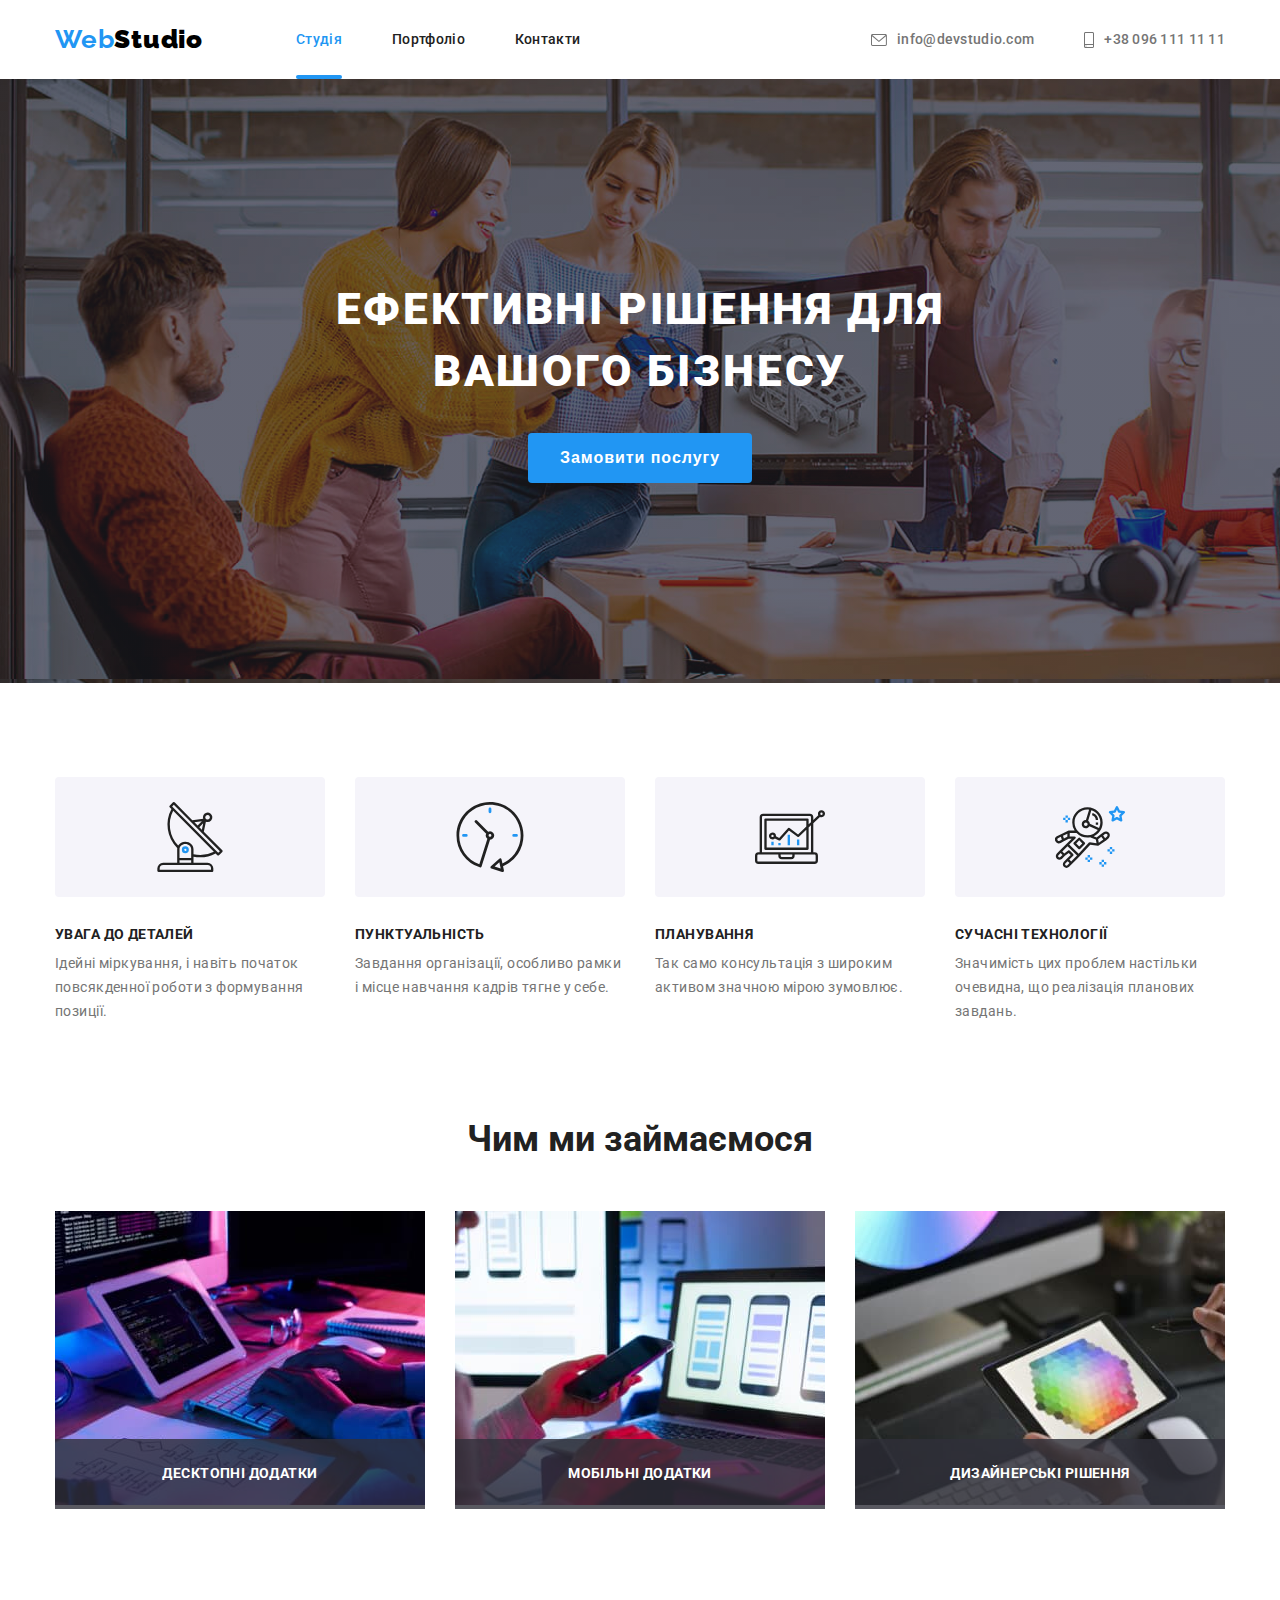
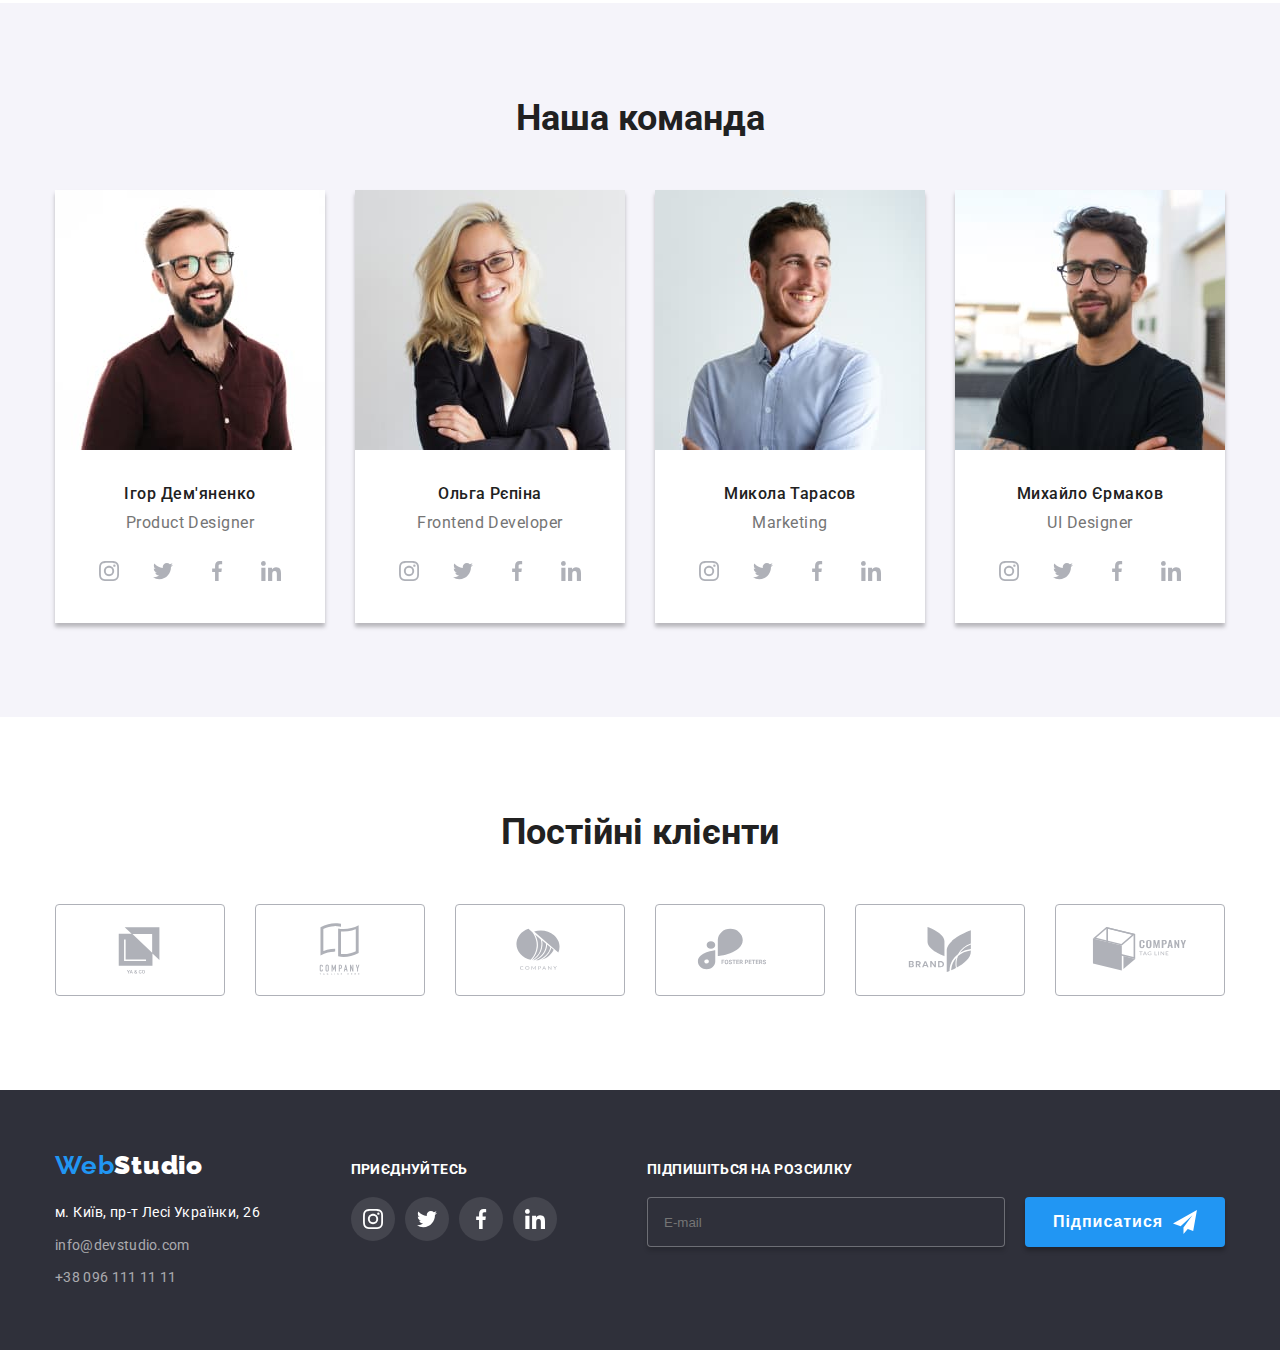
<file: index.html>
<!DOCTYPE html>
<html lang="uk">
<head>
    <meta charset="UTF-8">
    <meta http-equiv="X-UA-Compatible" content="IE=edge">
    <meta name="viewport" content="width=device-width, initial-scale=1.0">
    <title>Document</title>
    <link rel="preconnect" href="https://fonts.googleapis.com">
    <link rel="preconnect" href="https://fonts.gstatic.com" crossorigin>
    <link href="https://fonts.googleapis.com/css2?family=Raleway:wght@700&family=Roboto:wght@400;500;700;900&display=swap" rel="stylesheet">
    <link rel="stylesheet" href="https://cdnjs.cloudflare.com/ajax/libs/modern-normalize/1.1.0/modern-normalize.min.css" integrity="sha512-wpPYUAdjBVSE4KJnH1VR1HeZfpl1ub8YT/NKx4PuQ5NmX2tKuGu6U/JRp5y+Y8XG2tV+wKQpNHVUX03MfMFn9Q==" crossorigin="anonymous" referrerpolicy="no-referrer" />
    <link rel="stylesheet" href="./CSS/styles.css">

</head>
<!-- Навігація сайту -->
<header class="header">
    <div class="conteiner main-header">
    <nav class="nav">
        <a class="logo" href="index.html"> <span class="web-color">Web</span><span class="studio-color"><b>Studio</b></span> 
        </a>
    <ul class="site-nav item">
        <li class="item"><a class="link current" href="#">Студія</a></li>
        <li class="item"><a class="link" href="./portfolio.html">Портфоліо</a></li>
        <li class="item"><a class="link" href="#">Контакти</a></li>
    </ul>
    </nav>
     <ul class="contacts item">
        <li class="item"><a  href="mailto:info@devstudio.com" class="nav-item"><svg class="icon-envelope" width="16px" height="12px">
            <use class="icon-color" href="./images/icons/symbol-defs.svg#icon-envelope"></use>
        </svg>info@devstudio.com</a>
    </li>
        <li class="item"><a href="tel:+380961111111" class="nav-item"> <svg width="10px" height="16px"> 
            <use class="icon-color" href="./images/icons/symbol-defs.svg#icon-smartphone"></use>
        </svg>+38 096 111 11 11</a></li>
    </ul>
    </div>
    </header>
    <!-- Секція основного заголовку -->
    <main>
        <!-- Герой -->
        <section class="hero">
            <div class="conteiner">
            <h1 class="hero-title">
                Ефективні рішення для<br>вашого бізнесу
            </h1>
                <button data-modal-open class="button" type="button">Замовити послугу</button>
            </div>
            
        </section>
        <!-- Друга секція - переваги -->
        <section class="section benefits">
            <div class="conteiner">
            <h2 class="visually-hidden">Наши переваги</h2>
            <ul class="benefits-list">
                <li class="benefits-items">
                    <div class="bg-icons">
                        <svg class="icon-antenna">
                            <use href="./images/icons/colorize/symbol-defs.svg#icon-antenna" width="70px"></use>
                        </svg>
                    </div>
                    <h3 class="title">
                        УВАГА ДО ДЕТАЛЕЙ
                    </h3>
                    <p class="benefits-list text">
                        Ідейні міркування, і навіть початок повсякденної роботи з формування позиції.
                    </p>
                </li>
        
                <li class="benefits-items">
                    <div class="bg-icons">
                        <svg class="icon-antenna">
                            <use href="./images/icons/colorize/symbol-defs.svg#icon-clock" width="70px"></use>
                        </svg>
                    </div>
                    <h3 class="title">
                        ПУНКТУАЛЬНІСТЬ
                    </h3>
                    <p class="benefits-list text">
                        Завдання організації, особливо рамки і місце навчання кадрів тягне у себе.
                    </p>
                </li>
        
                <li class="benefits-items">
                    <div class="bg-icons">
                        <svg class="icon-antenna">
                            <use href="./images/icons/colorize/symbol-defs.svg#icon-diagram" width="70px"></use>
                        </svg>
                    </div>
                    <h3 class="title">
                        ПЛАНУВАННЯ
                    </h3>
                    <p class="benefits-list text">
                        Так само консультація з широким активом значною мірою зумовлює.
                    </p>
                </li>
        
                <li class="benefits-items">
                    <div class="bg-icons">
                        <svg class="icon-antenna">
                            <use href="./images/icons/colorize/symbol-defs.svg#icon-astronaut" width="70px"></use>
                        </svg>
                    </div>
                    <h3 class="title">
                        СУЧАСНІ ТЕХНОЛОГІЇ
                    </h3>
                    <p class="benefits-list text">
                        Значимість цих проблем настільки очевидна, що реалізація планових завдань.
                    </p>
                </li>
            </ul>
        </div>
        </section>
        <!-- Третя секція - чим займаємося -->
        <section class="section section-features">
            <div class="conteiner">
            <h2 class="section-title">
                Чим ми займаємося
            </h2>
            <ul class="features">
                <li class="features-item">
                    <div class="service1">
                    <img class="features-link" src="./images/service1.jpg" alt="послуга1" width="370">
            <h3 class="service1-text">Десктопні додатки</h3>
            
            </div>
        </li>
                <li class="features-item">
                    <div class="service1">
                    <img class="features-link" src="./images/service2.jpg" alt="послуга2" width="370">
                    <h3 class="service1-text">Мобільні додатки</h3>  
                </div>
                </li>
                <li class="features-item">
                    <div class="service1">
                    <img class="features-link" src="./images/service3.jpg" alt="послуга3" width="370">
                    <h3 class="service1-text">Дизайнерські рішення</h3>
                </div>
                </li>
            </ul>
        </div>
        </section>
        <!-- Четверта секція - наша команда -->
        <section class="section section-team">
            <div class="conteiner">
            <h2 class="section-title">
                Наша команда
            </h2>
            <ul class="team-list">
                <li class="item shadow">
                    <img class="team-picture" src="./images/productdesigner.jpg" alt="дизайнер" width="270">
                    <div class="team-info">
                    <h3 class="title">Ігор Дем'яненко</h3>
                    <p class="team-text">Product Designer</p>
                        <ul class="team-icons">
                            <li><a class="link-svg" href="#"><svg class="icon-team"  width="20px" height="20px">
                                <use href="./images/icons/symbol-defs.svg#icon-instagram"></use>
                            </svg></a>
                        </li>
                            <li> <a class="link-svg" href="#"><svg class="icon-team"  width="20px" height="20px">
                                <use href="./images/icons/symbol-defs.svg#icon-twitter"></use>
                            </svg></a>
                        </li>
                            <li><a class="link-svg" href="#"><svg class="icon-team"  width="20px" height="20px">
                                <use href="./images/icons/symbol-defs.svg#icon-facebook"></use>
                            </svg></a>
                        </li>
                            <li>  <a class="link-svg" href="#"><svg class="icon-team"  width="20px" height="20px">
                                <use href="./images/icons/symbol-defs.svg#icon-linkedin"></use>
                            </svg>
                        </a>
                        </li>
                 </ul>
                </div>
                </li>
                <li class="item shadow">
                    <img class="team-picture" src="./images/frontenddeveloper.jpg" alt="фронтенд" width="270">
                    <div class="team-info">
                    <h3 class="title">Ольга Рєпіна</h3>
                    <p class="team-text">Frontend Developer</p>
                    <ul class="team-icons">
                        <li><a class="link-svg" href="#"><svg class="icon-team"  width="20px" height="20px">
                            <use href="./images/icons/symbol-defs.svg#icon-instagram"></use>
                        </svg></a>
                    </li>
                        <li> <a class="link-svg" href="#"><svg class="icon-team"  width="20px" height="20px">
                            <use href="./images/icons/symbol-defs.svg#icon-twitter"></use>
                        </svg></a>
                    </li>
                        <li><a class="link-svg" href="#"><svg class="icon-team"  width="20px" height="20px">
                            <use href="./images/icons/symbol-defs.svg#icon-facebook"></use>
                        </svg></a>
                    </li>
                        <li>  <a class="link-svg" href="#"><svg class="icon-team"  width="20px" height="20px">
                            <use href="./images/icons/symbol-defs.svg#icon-linkedin"></use>
                        </svg>
                    </a>
                    </li>
             </ul>
                </div>
                </li>
                <li class="item shadow">
                    <img class="team-picture" src="./images/marketing.jpg" alt="маркетинг" width="270">
                    <div class="team-info">
                    <h3 class="title">Микола Тарасов</h3>
                    <p class="team-text">Marketing</p>
                    <ul class="team-icons">
                        <li><a class="link-svg" href="#"><svg class="icon-team"  width="20px" height="20px">
                            <use href="./images/icons/symbol-defs.svg#icon-instagram"></use>
                        </svg></a>
                    </li>
                        <li> <a class="link-svg" href="#"><svg class="icon-team"  width="20px" height="20px">
                            <use href="./images/icons/symbol-defs.svg#icon-twitter"></use>
                        </svg></a>
                    </li>
                        <li><a class="link-svg" href="#"><svg class="icon-team"  width="20px" height="20px">
                            <use href="./images/icons/symbol-defs.svg#icon-facebook"></use>
                        </svg></a>
                    </li>
                        <li>  <a class="link-svg" href="#"><svg class="icon-team"  width="20px" height="20px">
                            <use href="./images/icons/symbol-defs.svg#icon-linkedin"></use>
                        </svg>
                    </a>
                    </li>
             </ul>
                </div>
                </li>
                <li class="item shadow">
                    <img class="team-picture" src="./images/uidesigner.jpg" alt="Дизайнінтерфейсу" width="270">
                    <div class="team-info">
                    <h3 class="title">Михайло Єрмаков</h3>
                    <p class="team-text">UI Designer</p>
                    <ul class="team-icons">
                        <li><a class="link-svg" href="#"><svg class="icon-team"  width="20px" height="20px">
                            <use href="./images/icons/symbol-defs.svg#icon-instagram"></use>
                        </svg></a>
                    </li>
                        <li> <a class="link-svg" href="#"><svg class="icon-team"  width="20px" height="20px">
                            <use href="./images/icons/symbol-defs.svg#icon-twitter"></use>
                        </svg></a>
                    </li>
                        <li><a class="link-svg" href="#"><svg class="icon-team"  width="20px" height="20px">
                            <use href="./images/icons/symbol-defs.svg#icon-facebook"></use>
                        </svg></a>
                    </li>
                        <li>  <a class="link-svg" href="#"><svg class="icon-team"  width="20px" height="20px">
                            <use href="./images/icons/symbol-defs.svg#icon-linkedin"></use>
                        </svg>
                    </a>
                    </li>
             </ul>
                </div>
                </li>
            </ul>
        </div>
        </section>

        <!-- Секція кліенти -->

        <section class="section clients">
            <div class="conteiner">
                <h2 class="section-title">Постійні клієнти</h2>
                    <ul class="client-list">
                        <li class="client-items"><a class="client-link" href="#"><svg class="svg-clients" width="106px" height="60px">
                            <use href="./images/icons/symbol-defs.svg#icon-logo-1"></use>
                        </svg></a>
                        </li>
                        <li class="client-items"><a class="client-link" href="#"><svg class="svg-clients" width="106px" height="60px">
                            <use href="./images/icons/symbol-defs.svg#icon-logo-2"></use>
                        </svg></a>
                        </li>
                        <li class="client-items"><a class="client-link" href="#"><svg class="svg-clients" width="106px" height="60px">
                            <use href="./images/icons/symbol-defs.svg#icon-logo-3"></use>
                        </svg></a>
                        </li>
                        <li class="client-items"><a class="client-link" href="#"><svg class="svg-clients" width="106px" height="60px">
                            <use href="./images/icons/symbol-defs.svg#icon-logo-4"></use>
                        </svg></a>
                        </li>
                        <li class="client-items"><a class="client-link" href="#"><svg class="svg-clients" width="106px" height="60px">
                            <use href="./images/icons/symbol-defs.svg#icon-logo-5"></use>
                        </svg></a>
                        </li>
                        <li class="client-items"><a class="client-link" href="#"><svg class="svg-clients" width="106px" height="60px">
                            <use href="./images/icons/symbol-defs.svg#icon-logo-6"></use>
                        </svg></a>
                        </li>
                    </ul>
            </div>
        </section>
    </main>
<!-- Підвал сайту -->
<footer class="footer">
    <div class="conteiner">
        <div class="svg-conteiner">
        <div>
    <a class="logo logo-footer" href="index.html"> <span class="web-color">Web</span><span class="studio-color foot"><b>Studio</b></span> 
    </a>
    <address>
        <ul>
            <li class="item item-footer"><a class="address" href="https://www.google.com.ua/maps/@50.4851493,30.4721233,14z?hl=ru" target="_blank" rel="noopener noreferrer">м. Київ, пр-т Лесі Українки, 26</a></li>
            <li class="item item-footer"><a class="contacts" href="mailto:info@devstudio.com">info@devstudio.com</a></li>
            <li class="item"><a class="contacts" href="tel:+380961111111">+38 096 111 11 11</a></li>
        </ul> 
    </address>
</div> 
    <div class="logo-footer">
        <p class="text-links">приєднуйтесь</p>
        <ul class="flist-icons">
            <li><a class="footer-link" href=""><svg class="footer-icon" width="20px" height="20px">
                <use href="./images/icons/symbol-defs.svg#icon-instagram"></use>
            </svg>
        </a>
            </li>
            <li><a class="footer-link" href=""><svg class="footer-icon" width="20px" height="20px">
                <use href="./images/icons/symbol-defs.svg#icon-twitter"></use>
            </svg></a>
            </li>
            <li><a class="footer-link" href=""><svg class="footer-icon" width="20px" height="20px">
                <use href="./images/icons/symbol-defs.svg#icon-facebook"></use>
            </svg></a>
            </li>
            <li><a class="footer-link" href=""><svg class="footer-icon" width="20px" height="20px">
                <use href="./images/icons/symbol-defs.svg#icon-linkedin"></use>
            </svg></a>
            </li>
        </ul>
    </div>
    <!-- початок блок subscribe-footer  -->
    <div class="subscribe-footer">
        <p class="subscribe-text">Підпишіться на розсилку</p>
        <input class="subscribe-input" type="text" name="email" placeholder="E-mail" style="color: white;">
        <button class="subscribe-btn" type="submit">
            Підписатися
        <svg class="subscribe-icon" width="24px" height="24px">
            <use href="./images/icons/symbol-defs.svg#icon-send"></use>
        </svg></button>
    </div>
</div>
    </div>
</footer>
<!-- backdrop -->
<div class="backdrop is-hidden" data-modal>
    <div class="modal">
        <button data-modal-close class="btn-close">
            <svg class="close-svg" width="18px" height="18px">
            <use href="./images/icons/symbol-defs.svg#icon-close"></use>
        </svg>
    </button>
<p class="form-title">Залиште свої дані, ми вам передзвонимо</p>
        <form class="form">
        <div class="form-group">
            <label class="modal-label" for="user_name">Ім'я</label>
            <input class="modal-input" type="text" name="name" id="user_name">
            <svg class="icon-modal" width="18px" height="18px">
                <use href="./images/icons/symbol-defs.svg#icon-person"></use>
            </svg>
           
        </div>

        <div class="form-group">
            <label class="modal-label" for="user_phone">Телефон</label>
            <input class="modal-input" type="tel" name="tel" id="user_phone">
            <svg class="icon-modal" width="18px" height="18px">
                <use href="./images/icons/symbol-defs.svg#icon-phone"></use>
            </svg>
        </div>

        <div class="form-group">
            <label class="modal-label" for="user_mail">Пошта</label>
            <input class="modal-input" type="email" name="mail" id="user_mail">
            <svg class="icon-modal" width="18px" height="18px">
                <use href="./images/icons/symbol-defs.svg#icon-email"></use>
            </svg>

        </div>
        <label class="modal-label" for="user_comment">Коментар</label>
        <textarea class="modal-textarea" name="comment" id="user_comment" cols="30" rows="10" placeholder="Введіть текст"></textarea>
    </form>

    <div class="form-checked"> 
<label class="lable-checkbox" for="user-accept">
    <input class="modal-checked visually-hidden" type="checkbox" name="accept" id="user-accept">
    <span class="modal-check">
        <svg class="icon-checked" width="11px" height="8px">
    <use href="./images/icons/symbol-defs.svg#icon-vector"></use>
</svg>
</span> <span>Погоджуюся з розсилкою та приймаю</span></label>
<a class="checkbox-link" href="#">Умови договору</a>
</div>

    <button class="btn-form" type="submit">Відправити</button>
        
       
    </div>
</div>
<script src="./js/modal.js"></script>   
</body>
</html>
</file>
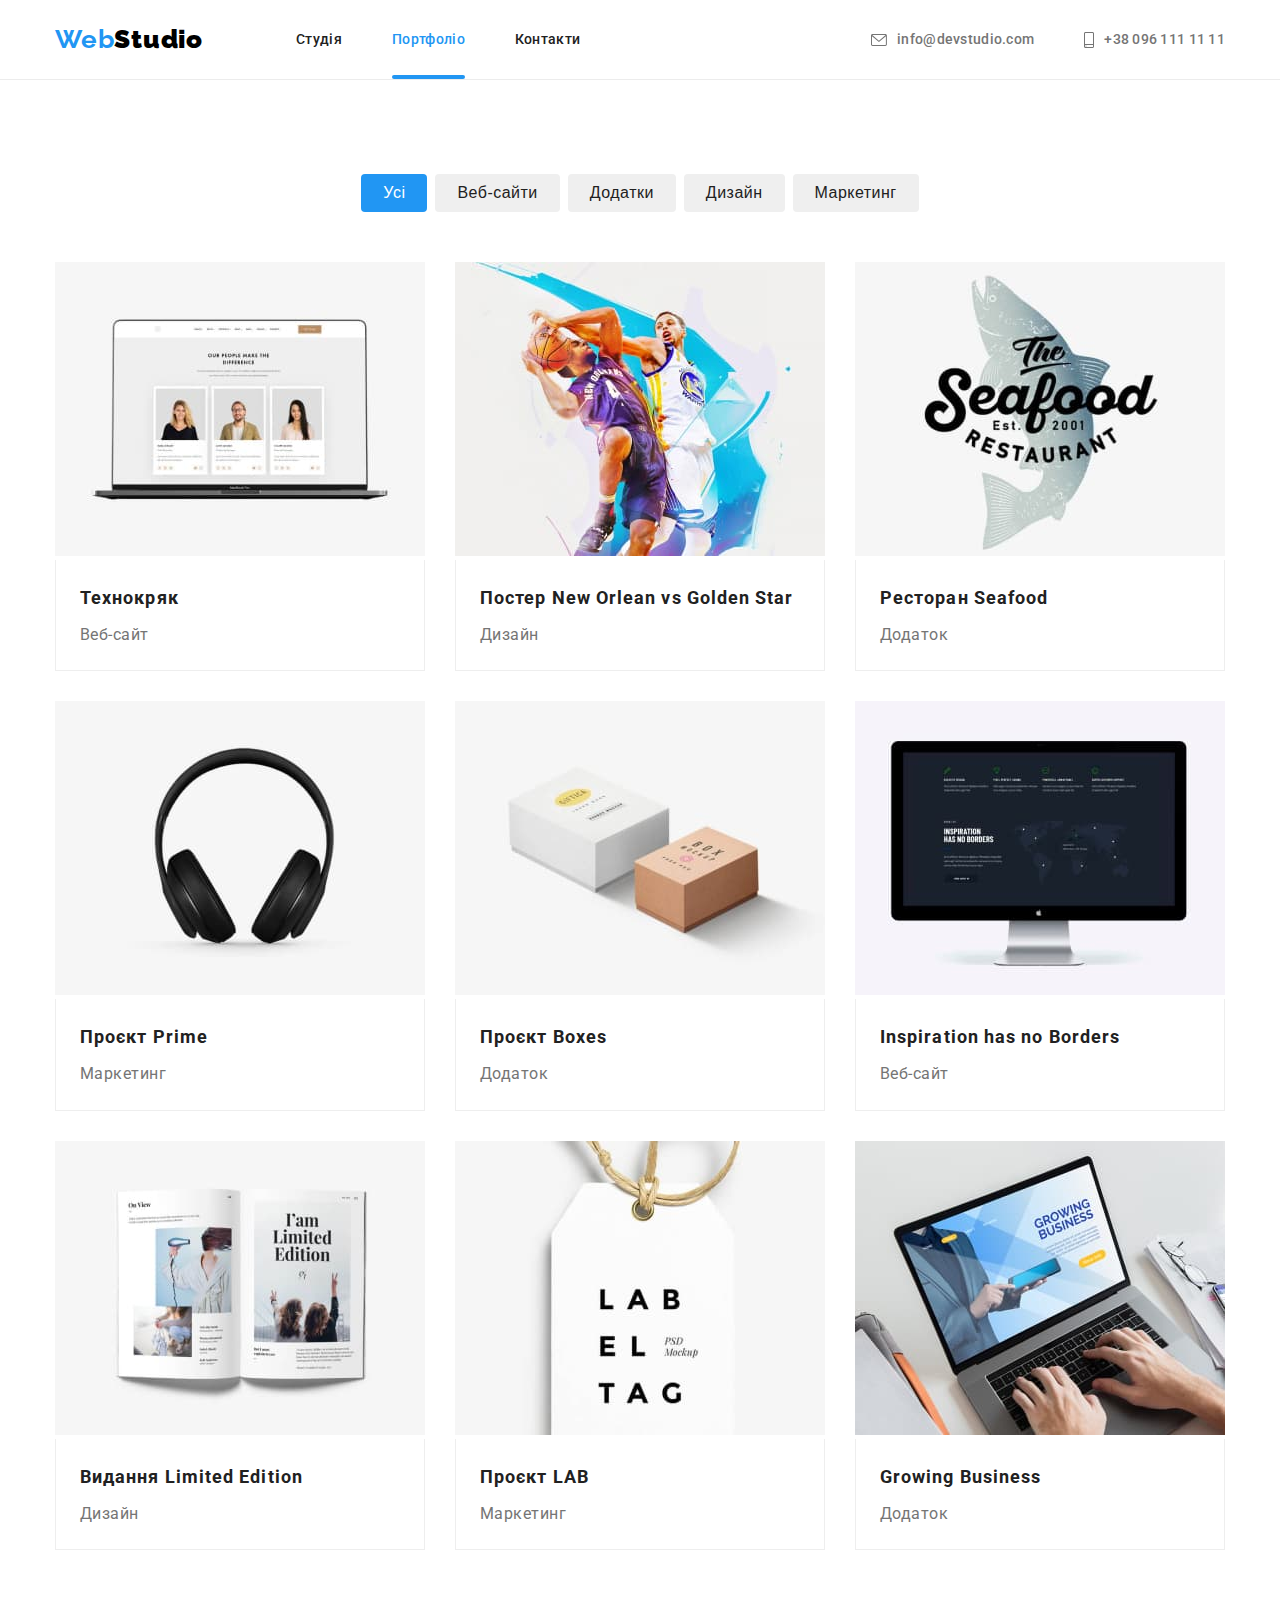
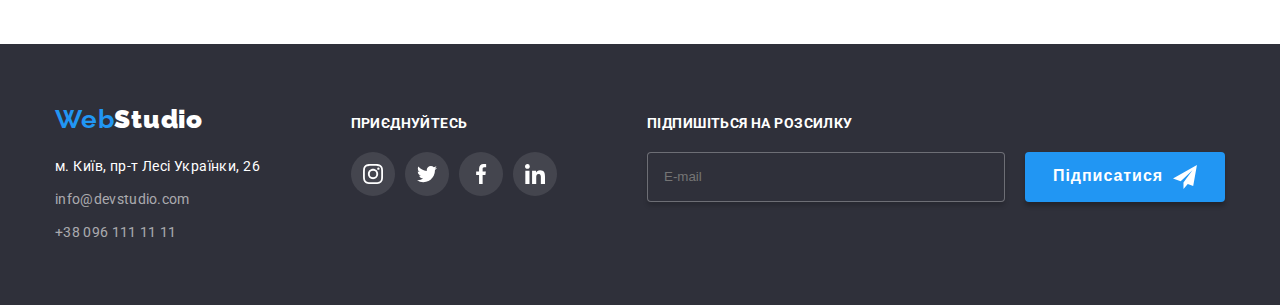
<file: portfolio.html>
<!DOCTYPE html>
<html lang="en">
<head>
    <meta charset="UTF-8">
    <meta http-equiv="X-UA-Compatible" content="IE=edge">
    <meta name="viewport" content="width=device-width, initial-scale=1.0">
    <title>Portfolio</title>
    <link rel="preconnect" href="https://fonts.googleapis.com">
    <link rel="preconnect" href="https://fonts.gstatic.com" crossorigin>
    <link href="https://fonts.googleapis.com/css2?family=Raleway:wght@700&family=Roboto:wght@400;500;700;900&display=swap" rel="stylesheet">
    <link rel="stylesheet" href="https://cdnjs.cloudflare.com/ajax/libs/modern-normalize/1.1.0/modern-normalize.min.css" integrity="sha512-wpPYUAdjBVSE4KJnH1VR1HeZfpl1ub8YT/NKx4PuQ5NmX2tKuGu6U/JRp5y+Y8XG2tV+wKQpNHVUX03MfMFn9Q==" crossorigin="anonymous" referrerpolicy="no-referrer" />
    <link rel="stylesheet" href="./CSS/styles.css">
</head>
<body>
<!-- Навігація сайту -->
<header class="header header-border">
    <div class="conteiner main-header">
    <nav class="nav">
        <a class="logo" href="index.html"> <span class="web-color">Web</span><span class="studio-color"><b>Studio</b></span> 
        </a>
    <ul class="site-nav item">
        <li class="item"><a class="link" href="./index.html" >Студія</a></li>
        <li class="item"><a class="link current" href="./portfolio.html">Портфоліо</a></li>
        <li class="item"><a class="link" href="#" >Контакти</a></li>
    </ul>
    </nav>
     <ul class="contacts item">
        <li class="item"><a href="mailto:info@devstudio.com" class="nav-item"><svg class="icon-envelope" width="16px" height="12px">
            <use class="icon-color" href="./images/icons/symbol-defs.svg#icon-envelope"></use>
        </svg>info@devstudio.com</a></li>
        <li class="item"><a href="tel:+380961111111" class="nav-item"><svg width="10px" height="16px"> 
            <use class="icon-color" href="./images/icons/symbol-defs.svg#icon-smartphone"></use>
        </svg>+38 096 111 11 11</a></li>
    </ul>
    </div>
    </header>
    <main>
        
        <!--Секція - основний контент-->
        <section class="portfolio">
            <div class="conteiner conteiner-portfolio">
            <h1 class="visually-hidden">
                Наші роботи
            </h1>
            <ul class="filter">
                <li class="portfolio-item"><button type="button" class="portfolio-button  current-btn">Усі</button></li>
                <li class="portfolio-item"><button type="button" class="portfolio-button">Веб-сайти</button></li>
                <li class="portfolio-item"><button type="button" class="portfolio-button">Додатки</button></li>
                <li class="portfolio-item"><button type="button" class="portfolio-button">Дизайн</button></li>
                <li class="portfolio-item"><button type="button" class="portfolio-button">Маркетинг</button></li>
            </ul>
            <ul class="filter-list">
                <li class="shadow-portfolio">
                    <a href="" class="logo-portfolio">
                        <div class="description">
                        <img class="portfolio-pictures" src="./images/images-portfolio/technowebsite.jpg" alt="ноутбук" width="370">
                        <p class="description-text"> Ресурс пропонує комплексні пропозиції з різним рівнем функціоналу та сервісів. Все це дозволить відвідувачу отримати вичерпні відомості про компанію чи приватну особу.</p>

                    </div>
                <div class="logo-disc">       
                        <h2 class="logo-portfolio-title">Технокряк</h2>
                        <p class="logo-portfolio-text">Веб-сайт</p>
                    </div> 
                    </a>
                </li>
                <li class="shadow-portfolio">
                    <a href="" class="logo-portfolio">
                        <div class="description">
                            <img class="portfolio-pictures" src="./images/images-portfolio/poster.jpg" alt="баскетболісти" width="370">
                            <p class="description-text"> Ресурс пропонує комплексні пропозиції з різним рівнем функціоналу та сервісів. Все це дозволить відвідувачу отримати вичерпні відомості про компанію чи приватну особу.</p>
                        </div>
                <div class="logo-disc">
                        <h2 class="logo-portfolio-title">Постер New Orlean vs Golden Star</h2>
                        <p class="logo-portfolio-text">Дизайн</p>
                </div>
                    </a>
                    </li>
                    <li class="shadow-portfolio">
                        <a href="" class="logo-portfolio">
                            <div class="description">
                            <img class="portfolio-pictures" src="./images/images-portfolio/restaurant.jpg" alt="риба" width="370">
                            <p class="description-text"> Ресурс пропонує комплексні пропозиції з різним рівнем функціоналу та сервісів. Все це дозволить відвідувачу отримати вичерпні відомості про компанію чи приватну особу.</p>
                        </div>
                            <div class="logo-disc">
                            <h2 class="logo-portfolio-title">Ресторан Seafood</h2>
                            <p class="logo-portfolio-text">Додаток</p>
                        </div>
                        </a>
                    </li>
                <li class="shadow-portfolio">
                    <a href="" class="logo-portfolio">
                        <div class="description">
                        <img class="portfolio-pictures" src="./images/images-portfolio/projectprime.jpg" alt="навушники" width="370">
                        <p class="description-text"> Ресурс пропонує комплексні пропозиції з різним рівнем функціоналу та сервісів. Все це дозволить відвідувачу отримати вичерпні відомості про компанію чи приватну особу.</p>
                    </div>
                        <div class="logo-disc">
                        <h2 class="logo-portfolio-title">Проєкт Prime</h2>
                        <p class="logo-portfolio-text">Маркетинг</p>
                    </div>
                    </a>
                </li>
                <li class="shadow-portfolio">
                    <a href="" class="logo-portfolio">
                        <div class="description">
                        <img class="portfolio-pictures" src="./images/images-portfolio/projectboxes.jpg" alt="коробки" width="370">
                        <p class="description-text"> Ресурс пропонує комплексні пропозиції з різним рівнем функціоналу та сервісів. Все це дозволить відвідувачу отримати вичерпні відомості про компанію чи приватну особу.</p>
                    </div>
                        <div class="logo-disc">
                        <h3 class="logo-portfolio-title">Проєкт Boxes</h3>
                        <p class="logo-portfolio-text">Додаток</p>
                    </div>
                    </a>
                 </li>
                 <li class="shadow-portfolio">
                    <a href="" class="logo-portfolio">
                        <div class="description">
                        <img class="portfolio-pictures" src="./images/images-portfolio/website.jpg" alt="монітор" width="370">
                        <p class="description-text"> Ресурс пропонує комплексні пропозиції з різним рівнем функціоналу та сервісів. Все це дозволить відвідувачу отримати вичерпні відомості про компанію чи приватну особу.</p>
                    </div>
                        <div class="logo-disc">
                        <h2 class="logo-portfolio-title">Inspiration has no Borders</h2>
                        <p class="logo-portfolio-text">Веб-сайт</p>
                    </div>
                    </a>
                </li>

                <li class="shadow-portfolio">
                    <a href="" class="logo-portfolio">
                        <div class="description">
                        <img class="portfolio-pictures" src="./images/images-portfolio/edition.jpg" alt="книга" width="370">
                        <p class="description-text"> Ресурс пропонує комплексні пропозиції з різним рівнем функціоналу та сервісів. Все це дозволить відвідувачу отримати вичерпні відомості про компанію чи приватну особу.</p>
                    </div>
                        <div class="logo-disc">
                        <h2 class="logo-portfolio-title">Видання Limited Edition</h2>
                        <p class="logo-portfolio-text">Дизайн</p>
                    </div>
                    </a>
                </li>
            
                <li class="shadow-portfolio">
                    <a href="" class="logo-portfolio">
                        <div class="description">
                        <img class="portfolio-pictures" src="./images/images-portfolio/projectlab.jpg" alt="бірка" width="370">
                        <p class="description-text"> Ресурс пропонує комплексні пропозиції з різним рівнем функціоналу та сервісів. Все це дозволить відвідувачу отримати вичерпні відомості про компанію чи приватну особу.</p>
                    </div>
                        <div class="logo-disc">
                        <h2 class="logo-portfolio-title">Проєкт LAB</h2>
                        <p class="logo-portfolio-text">Маркетинг</p>
                    </div>
                    </a>
                </li>

                <li class="shadow-portfolio">
                    <a href="" class="logo-portfolio">
                        <div class="description">
                        <img class="portfolio-pictures" src="./images/images-portfolio/businessapplication.jpg" alt="ноутбук" width="370">
                        <p class="description-text"> Ресурс пропонує комплексні пропозиції з різним рівнем функціоналу та сервісів. Все це дозволить відвідувачу отримати вичерпні відомості про компанію чи приватну особу.</p>
                    </div>
                        <div class="logo-disc">
                        <h2 class="logo-portfolio-title">Growing Business</h2>
                        <p class="logo-portfolio-text">Додаток</p>
                    </div>
                    </a>
                </li>
            </ul>
        </div>
        </section>
    </main>
<!-- Підвал сайту -->
<footer class="footer">
    <div class="conteiner">
        <div class="svg-conteiner">
        <div>
    <a class="logo logo-footer" href="index.html"> <span class="web-color">Web</span><span class="studio-color foot"><b>Studio</b></span> 
    </a>
    <address>
        <ul>
            <li class="item item-footer"><a class="address" href="https://www.google.com.ua/maps/@50.4851493,30.4721233,14z?hl=ru" target="_blank" rel="noopener noreferrer">м. Київ, пр-т Лесі Українки, 26</a></li>
            <li class="item item-footer"><a class="contacts" href="mailto:info@devstudio.com">info@devstudio.com</a></li>
            <li class="item"><a class="contacts" href="tel:+380961111111">+38 096 111 11 11</a></li>
        </ul> 
    </address>
</div> 
    <div class="logo-footer">
        <p class="text-links">приєднуйтесь</p>
        <ul class="flist-icons">
            <li><a class="footer-link" href=""><svg class="footer-icon" width="20px" height="20px">
                <use href="./images/icons/symbol-defs.svg#icon-instagram"></use>
            </svg>
        </a>
            </li>
            <li><a class="footer-link" href=""><svg class="footer-icon" width="20px" height="20px">
                <use href="./images/icons/symbol-defs.svg#icon-twitter"></use>
            </svg></a>
            </li>
            <li><a class="footer-link" href=""><svg class="footer-icon" width="20px" height="20px">
                <use href="./images/icons/symbol-defs.svg#icon-facebook"></use>
            </svg></a>
            </li>
            <li><a class="footer-link" href=""><svg class="footer-icon" width="20px" height="20px">
                <use href="./images/icons/symbol-defs.svg#icon-linkedin"></use>
            </svg></a>
            </li>
        </ul>
    </div>
    <!-- початок блок subscribe-footer  -->
    <div class="subscribe-footer">
        <p class="subscribe-text">Підпишіться на розсилку</p>
        <input class="subscribe-input" type="text" name="email" placeholder="E-mail" style="color: white;">
        <button class="subscribe-btn" type="submit">
            Підписатися
        <svg class="subscribe-icon" width="24px" height="24px">
            <use href="./images/icons/symbol-defs.svg#icon-send"></use>
        </svg></button>
    </div>
</div>
    </div>
</footer>
</body>
</html>
</file>
<file: CSS/styles.css>
html {
    box-sizing: border-box;
}

*,
*::before,
*::after {
    box-sizing: inherit;
}


:root {
    --primary-text-color: #212121;
    --subtitle-text-color: #757575;
    --accent-color: #2196F3; 
}

body {
    margin: 0;
    color: var(--primary-text-color);
    font-family: Roboto, sans-serif;
}

/* Шапка */
.header {
    
}


/* Навігація сайту */

.conteiner {
    max-width: 1200px;
    padding-left: 15px;
    padding-right: 15px;
    margin-left: auto;
    margin-right: auto;
}

.main-header {
    display: flex;
    align-items: center;   
}

.nav {
    display: flex;
    align-items: center;
}

.logo {
    font-family: Raleway, sans-serif;
    font-weight: 700; 
    font-size: 26px; 
    line-height: 1.2;
    letter-spacing: 0.03em;
   
} 

.site-nav {
    display: flex;
    margin-left: 93px;
}



.logo {
    text-decoration: none;
    
}

.web-color {
    color: var(--accent-color);
}

.studio-color {
    color: #000000;
}

.site-nav .item + .item {
    margin-left: 50px;
}

.item {
    list-style-type: none;
    letter-spacing: 0.02em;
}

.link {
    display: block;

    text-decoration: none;
    color: var(--primary-text-color); 
    font-weight: 500;
    font-size: 14px;
    line-height: 1.1;

    padding-top: 32px;
    padding-bottom: 32px;

    transition: color 250ms cubic-bezier(0.4, 0, 0.2, 1)
}

.link:hover, .link:focus {
    color: var(--accent-color);
}

.site-nav .link.current {
    color: var(--accent-color);
}

/* Нижня декорація секції навігація*/
.link.current {
    position: relative;
    transition: color 0.25s var(--accent-color);
}
.current::after {
    display: block;
    position: absolute;
    content: "";
    width: 100%;
    height: 4px;
    border-radius: 4px;
    background-color: var(--accent-color);
    left: 0;
    bottom: 0;
    
}

/* Кінець нижня декорація поточной сторінки */
.nav-item {
    text-decoration: none;
    color: var(--subtitle-text-color);  
    font-weight: 500;
    font-size: 14px;
    line-height: 1.1;
    letter-spacing: 0.02em; 
    
    display: flex;
    align-items: center;
    gap: 10px;

    transition: color 250ms cubic-bezier(0.4, 0, 0.2, 1)
}

.nav-item:hover, .nav-item:focus {
    color: var(--accent-color);
    fill: var(--accent-color);
}

.contacts .item + .item {
    margin-left: 50px;
}
 
.contacts.item {
    align-items: center;
    display: flex;
    margin-left: auto;
}

/* псевдоелемент для іконки envelope/smartphone */

.icon-envelope {
    display: flex;
}

.icon-color {
    fill: currentColor;
       
}


/* псевдоелемент для іконки envelope */

/* <!-- Секція основного заголовку --> */
/* Герой */
.hero {
    background-color: #2F303A;
    padding-top: 200px;
    padding-bottom: 200px;
    text-align: center;
    background-image: linear-gradient(
        rgba(47, 48, 58, 0.4), 
    rgba(47, 48, 58, 0.4)), 
    url("../images/hero.png");    
}

h1,
h2,
h3,
p,
ul {
    margin: 0;
    padding: 0;
}

.hero-title {
    color: #FFFFFF;
    font-weight: 900;
    font-size: 44px;
    line-height: 1.4;
    margin-bottom: 30px;

    text-transform: uppercase;
    text-align: center;
    letter-spacing: 0.06em;

}


.button {
    background-color: var(--accent-color);
    color: #FFFFFF;
    font-weight: 700;
    font-size: 16px;
    line-height: 1.9;
    letter-spacing: 0.06em;
    cursor: pointer;

    border-radius: 4px;
    border: none;
    margin-left: auto;
    margin-right: auto;  
    padding: 10px 32px;
}

/* backdrop */
.backdrop {
    position: fixed;
    top: 0;
    left: 0;

    width: 100%;
    height: 100%;

    background-color:rgba(0, 0, 0, 0.2);
    opacity: 1;
    visibility: visible;
    transition: opacity 250ms cubic-bezier(0.4, 0, 0.2, 1),  visibility 250ms cubic-bezier(0.4, 0, 0.2, 1);
}

.backdrop.is-hidden {
    opacity: 0;
    pointer-events: none;
    visibility: hidden;
}

.backdrop.is-hidden .modal {
    transform: translate(-50%, -200%) scale(0.8) skewX(90deg);

}

.modal {
    position: absolute;
    top: 50%;
    left: 50%;
    transform: translate(-50%, -50%) scale(1) skewX(0);
    transition: transform 500ms ease;
    width: 528px;
    height: 581px;
    background: #FFFFFF;
    box-shadow: 0px 1px 3px rgba(0, 0, 0, 0.12), 0px 1px 1px rgba(0, 0, 0, 0.14), 0px 2px 1px rgba(0, 0, 0, 0.2);
    border-radius: 4px;
    padding: 40px;

}

.btn-close {
    position: absolute;
    top: 8px;
    right: 8px;

    display: flex;
    justify-content: center;
    align-items: center;
    height: 30px;
    border-radius: 50%;
    border: 1px solid #0000001A;
    background-color: #fff;
    cursor: pointer;
}

.close-svg {
    justify-content: center;
    align-items: center;
}

.btn-close:hover > .close-svg,
.close-svg:focus > .close-svg {
    fill: #2196F3;
    transition: fill 250ms cubic-bezier(0.4, 0, 0.2, 1);
}
/* начало form */

.form-title {
    font-weight: 700;
    font-size: 20px;
    line-height: 1.2;
    text-align: center;
    letter-spacing: 0.03em;

    color: #212121;
    margin-bottom: 12px;

}

.form {
    display: flex;
    flex-direction: column;
    
}

.form-group {
    position: relative;
    margin-bottom: 10px;
}

.modal-label {
    font-size: 12px;
    line-height: 1.2;
    letter-spacing: 0.01em;

    margin-bottom: 4px;

    color: #757575;
}

.modal-input {
    position: relative;
    padding: 11px 12px 11px 42px;
    cursor: pointer;
    height: 40px;
    
}

.modal-input, .modal-textarea  {
    border: 1px solid rgba(33, 33, 33, 0.2);
    border-radius: 4px;
    width: 100%;
    outline: transparent;

    transition: border-color 250ms cubic-bezier(0.4, 0, 0.2, 1);
}

.modal-input:hover, .modal-textarea:hover,
.modal-input:focus, .modal-textarea:focus {
    border-color: #2196F3;
} 

.modal-input:focus + .icon-modal,
.modal-input:hover + .icon-modal
 {
    fill: #2196F3;
}

.icon-modal {
    position: absolute;
    top: 64%;
    left: 17px;
    display: inline-block;
    transform: translateY(-50%);
    fill: currentColor
    
    
}

.modal-textarea {
    margin-bottom: 20px;
    padding: 12px 16px;
    height: 120px;
    resize: none;
   
}

.modal-textarea::placeholder {
    font-size: 12px;
    line-height: 1.2;
    letter-spacing: 0.01em;
   
    color: rgba(117, 117, 117, 0.5);
}

.form-checked {
    display: flex;
    align-items: center;
}

.lable-checkbox {
    display: flex;
    align-items: center;
    font-size: 14px;
    line-height: 1.7;
    letter-spacing: 0.03em;

    color: #757575;

}

.checkbox-link {
    color: var(--accent-color);
    font-size: 14px;
    letter-spacing: 0.03em;
    margin-left: 4px;
}

.modal-check {
    display: flex;
    justify-content: center;
    align-items: center;
    width: 16px;
    height: 15px;
    border: 2px solid #212121;
    border-radius: 3px;
    margin-right: 9px;
    margin-left: 11px;
}

.icon-checked {
    fill: #FFFFFF;
    opacity: 0;
}

.modal-checked:checked + .modal-check {
    background-color: #2196F3;
    border-color: transparent;
}

.modal-checked:checked + .modal-check .icon-checked {
    opacity: 1;
}

.btn-form {
    background-color: var(--accent-color);
    width: 200px;
    height: 50px;
    min-width: 200px;
    font-weight: 700;
    font-size: 16px;
    line-height: 1.9;
    letter-spacing: 0.06em;
    color: #FFFFFF;
    padding: 10px 52px;

    border-radius: 4px;
    cursor: pointer;
    border: none;
    margin-left: auto;
    margin-right: auto;
    display: block;
    margin-top: 30px;
    transition: fill 250ms cubic-bezier(0.4, 0, 0.2, 1);
}

.btn-form:hover,
.btn-form:focus {
    background: #188CE8;
}

/* Друга секція - переваги */


.visually-hidden {     
    position: absolute;     
    white-space: nowrap;     
    width: 1px;     
    height: 1px;     
    overflow: hidden;     
    border: 0;     
    padding: 0;     
    clip: rect(0 0 0 0);     
    clip-path: inset(50%);     
    margin: -1px;
} 

/* Для усіх h3 задаю один колір та розмір тексту крім секції команда, там інші розміри */
.benefits {
   padding-top: 94px;
   padding-bottom: 94px;
}

.benefits-list .benefits-items + .benefits-items {
    margin-left: 30px;
}

/* стилювання іконок */
.bg-icons {
    background-color: #F5F4FA;
    border-radius: 4px;
    display: flex;
    justify-content: center;
    width: 270px;
    height: 120px;
    margin-bottom: 30px;
}

.icon-antenna {
    width: 70px;
}

/* стилювання іконок   */



.title {
    color: var(--primary-text-color);
    font-weight: 500;
    font-size: 14px;
    line-height: 1.1;
    letter-spacing: 0.03em;

    margin-bottom: 10px;
}
.benefits-list {
    list-style-type: none;
    display: flex;

}

.benefits-list .title {
    font-weight: 700;
    font-size: 14px;
    line-height: 1.1;
}



/* Для усіх p у li задаю один колір */
.benefits-list .text {
    color: var(--subtitle-text-color);
    font-size: 14px;
    line-height: 1.7;
    letter-spacing: 0.03em;
}


/* Третя секція - чим займаємося */
.features {
    display: flex;
    list-style-type: none;  
}

.features .features-item + .features-item {
    margin-left: 30px;
} 

.section-features {
    padding-bottom: 94px;
}

.section-title {
    color: var(--primary-text-color);
    font-weight: 700;
    font-size: 36px;
    line-height: 1.2;
    text-align: center;

    margin-bottom: 50px;
}

.features-link {
    width: 370px;
}

/* заголовок до картинки */
.service1 {
    position: relative;
    display: block;
    
}

.service1-text {
    position: absolute;
    bottom: 0;
    Width: 370px;
    Height: 70px;
    padding-bottom: 27px;
    padding-top: 27px;
    background-color: rgba(47, 48, 58, 0.8);;

    font-weight: 700;
    font-size: 14px;
    line-height: 1.1;
    text-align: center;
    letter-spacing: 0.03em;
    text-transform: uppercase;
    color: #FFFFFF;

}

/* Четверта секція - наша команда */
.shadow {
    background-color: #ffffff;
    box-shadow: 0px 4px 4px rgba(0, 0, 0, 0.25);
}


.section-team {
    padding-top: 94px;
    padding-bottom: 94px;
    background-color: #F5F4FA;

}

.team-list {
    display: flex;
    text-align: center;
}

.team-list .item + .item {
    margin-left: 30px;
}



.team-list .title {
    font-weight: 500;
    font-size: 16px;
    line-height: 1.2;
}

.team-picture {
    
}

.team-info {
    padding-top: 30px;
    padding-bottom: 30px;
}

.team-text {
    color: var(--subtitle-text-color);
    font-size: 16px;
    line-height: 1.2;
    letter-spacing: 0.03em;
    margin-bottom: 16px;
}

/* посілання на соц сеті */
.team-icons {
    display: flex;
    justify-content: center;
    align-items: center;
    list-style-type: none;
    gap: 10px;
}

.link-svg {
    display: flex;
    justify-content: center;
    align-items: center;
    width: 44px;
    height: 44px;
    border-radius: 50%;
    color:#AFB1B8;

    transition: color 250ms cubic-bezier(0.4, 0, 0.2, 1), background-color 250ms cubic-bezier(0.4, 0, 0.2, 1);
}

.icon-team {
    fill: currentColor;
}

.link-svg:hover,
.link-svg:focus {
    background-color: #2196F3;
    color: #FFFFFF;
}
/* посілання на соц сеті */

/* Секція Постійні клієнти */

.svg-clients {
    fill: currentColor;

    transition: color 250ms cubic-bezier(0.4, 0, 0.2, 1);
}

.client-link:hover,
.client-link:focus {
    color: #2196F3;
    border-color: #2196F3;
}


/* .svg-clients:hover,
.svg-clients:focus {
    fill: #2196F3;
} */

/* .client-link:hover,
.client-link:focus {
    border-color: #2196F3;
} */

.clients {
    padding-top: 94px;
    padding-bottom: 94px;
}

.client-list {
    list-style-type: none;
    display: flex;
    justify-content: space-between;
    gap: 30px;    
}

.client-items {
  
}

.client-link {
    width: 170px;
    height: 92px;
    color: #AFB1B8;
    border-radius: 4px;  
    display: flex;
    justify-content: center;
    align-items: center; 
    border: 1px solid#AFB1B8;
    cursor: pointer;
}

/* Підвал сайту */
.footer {
    background-color: #2F303A;
    padding-top: 60px;
    padding-bottom: 60px;
}

.logo-footer {
    margin-bottom: 20px;
    display: inline-block;
}

.item-footer {
    
    margin-bottom: 9px;
}

.footer .address {
    font-style: normal;
    color: #FFFFFF;
    font-weight: 400;
    font-size: 14px;
    line-height: 1.7;
    text-decoration: none; 
    letter-spacing: 0.03em;
}

.footer .contacts {
    font-style: normal;
    color: rgba(255, 255, 255, 0.6);
    font-weight: 400;
    font-size: 14px;
    line-height: 1.7;
    text-decoration: none;

    transition: color 250ms cubic-bezier(0.4, 0, 0.2, 1)

}

.contacts:hover, .contacts:focus {
    color: var(--accent-color);
}

.studio-color.foot {
    color: #FFFFFF;
}

.text-links {
    color: #FFFFFF;
    font-weight: 700;
    font-size: 14px;
    line-height: 1.1;
    letter-spacing: 0.03em;
    text-transform: uppercase;

    margin-bottom: 20px;
    padding-top: 12px;
}

/* блок логотипи */
.logo-footer {
    
}
.svg-conteiner {
    display: flex;
    justify-content: space-between;
    /* gap: 70px; */
}

.flist-icons {
    display: flex;
    justify-content: center;
    align-items: center;
    gap: 10px;
    list-style-type: none;
}

.footer-link {
    background-color: rgba(255, 255, 255, 0.1);;
    width: 44px;
    height: 44px;
    display: flex;
    justify-content: center;
    align-items: center;
    border-radius: 50%;

    transition: background-color 250ms cubic-bezier(0.4, 0, 0.2, 1);
}

.footer-link:hover,
.footer-link:focus {
    background-color: #2196F3;
}

.footer-icon {
    fill: #FFFFFF;
}

/* кінець блок логотипи */

/* початок блок subscribe-footer */
.subscribe-text {
    font-weight: 700;
    font-size: 14px;
    line-height: 1.1;
    letter-spacing: 0.03em;
    text-transform: uppercase;
    margin-bottom: 20px;
    padding-top: 12px;

    color: #FFFFFF;

}

.subscribe-input {

    border: 1px solid rgba(255, 255, 255, 0.3);
    box-shadow: 0px 4px 4px rgba(0, 0, 0, 0.15);
    border-radius: 4px;
    margin-right: 16px;
    padding-left: 16px;
    background-color: #2F303A;
    height: 50px;
    width: 358px;
    
}

.subscribe-btn {
    background-color: #2196F3;
    color: #FFFFFF;
    width: 200px;
    height: 50px;
    font-weight: 700;
    font-size: 16px;
    line-height: 1.9;
    letter-spacing: 0.06em;
    padding: 10px 28px; 
    box-shadow: 0px 4px 4px rgba(0, 0, 0, 0.15);
    border: none;
    border-radius: 4px;
    gap: 10px;
    
    box-shadow: 0px 4px 4px rgba(0, 0, 0, 0.25);
    cursor: pointer;

    align-items: center;
    justify-content: center;
    display: inline-flex;
   
}

.subscribe-icon {
    fill: #FFFFFF;
    gap: 10px;
}


/* кінець блок subscribe-footer */
/* цвет основного текста #212121 */
/* Вторичный цвет текста #757575 */
/* белый #FFFFFF */
/* акцент синий #2196F3*/



/* Стилі до portfolio.html */
/* header */
.header-border {
    border-bottom: 1px solid #ECECEC; 
}


/* Секція - основной контент */
.portfolio-header {
    margin-bottom: 94px;
}

.portfolio {
    padding-top: 94px;
    padding-bottom: 94px;
}


.conteiner-portfolio {
    
    
}

.filter {
    margin-bottom: 50px;
    display: flex;
    justify-content: center;
    border-radius: 4px;
}

.filter, .filter-list {
    list-style: none;
}

.filter-list {
    display: flex;
    flex-wrap: wrap;
    gap: 30px;
}

.filter .portfolio-item + .portfolio-item {
    margin-left: 8px;
}
 
.portfolio-button {
    color: var(--primary-text-color);
    font-weight: 500;
    font-size: 16px;
    line-height: 1.6;
    letter-spacing: 0.03em;
    cursor: pointer;
    border: none;
    border-radius: 4px;

    padding: 0;
    padding: 6px 22px;

    transition: color 250ms cubic-bezier(0.4, 0, 0.2, 1), background-color 250ms cubic-bezier(0.4, 0, 0.2, 1);

}


.portfolio-button:hover, .portfolio-button:focus {
    background-color: var(--accent-color);
    color: #FFFFFF;
}

.filter .portfolio-button.current-btn {
    background-color: var(--accent-color);
    color: #FFFFFF;
}

.logo-portfolio {
    text-decoration: none;
}

.shadow-portfolio {
    transition: box-shadow 250ms cubic-bezier(0.4, 0, 0.2, 1);
}

.shadow-portfolio:hover,
.shadow-portfolio:focus {
    box-shadow: 0px 4px 4px rgba(0, 0, 0, 0.25);
}

/* дав класс на обгортку вспливаючого окна */
.description {
    position: relative;
    overflow: hidden;
}

.description-text {
    position: absolute;
    top: 0;
    left: 0;
    transform: translateY(105%);
    transition: transform 250ms cubic-bezier(0.4, 0, 0.2, 1);
    background-color: rgba(33, 150, 243, 0.9);

    padding: 63px 24px;

    font-size: 18px;
    line-height: 28px;
    letter-spacing: 0.03em;
    color: #FFFFFF;

}


.logo-portfolio:hover .description-text {
    transform: translateY(0);
}

.logo-disc {
    padding: 20px 24px;
    border: 1px solid #EEEEEE;
    border-top: none;
}



.logo-portfolio-title {
    font-weight: 700;
    font-size: 18px;
    line-height: 2;
    color: var(--primary-text-color);
    letter-spacing: 0.06em;

    margin-bottom: 4px;
    
}

.logo-portfolio-text {
    font-size: 16px;
    line-height: 1.9;
    color: var(--subtitle-text-color);  
    letter-spacing: 0.03em;
}

.border {
    border: 1px solid #EEEEEE;

}

.portfolio-pictures {
    
}
</file>
